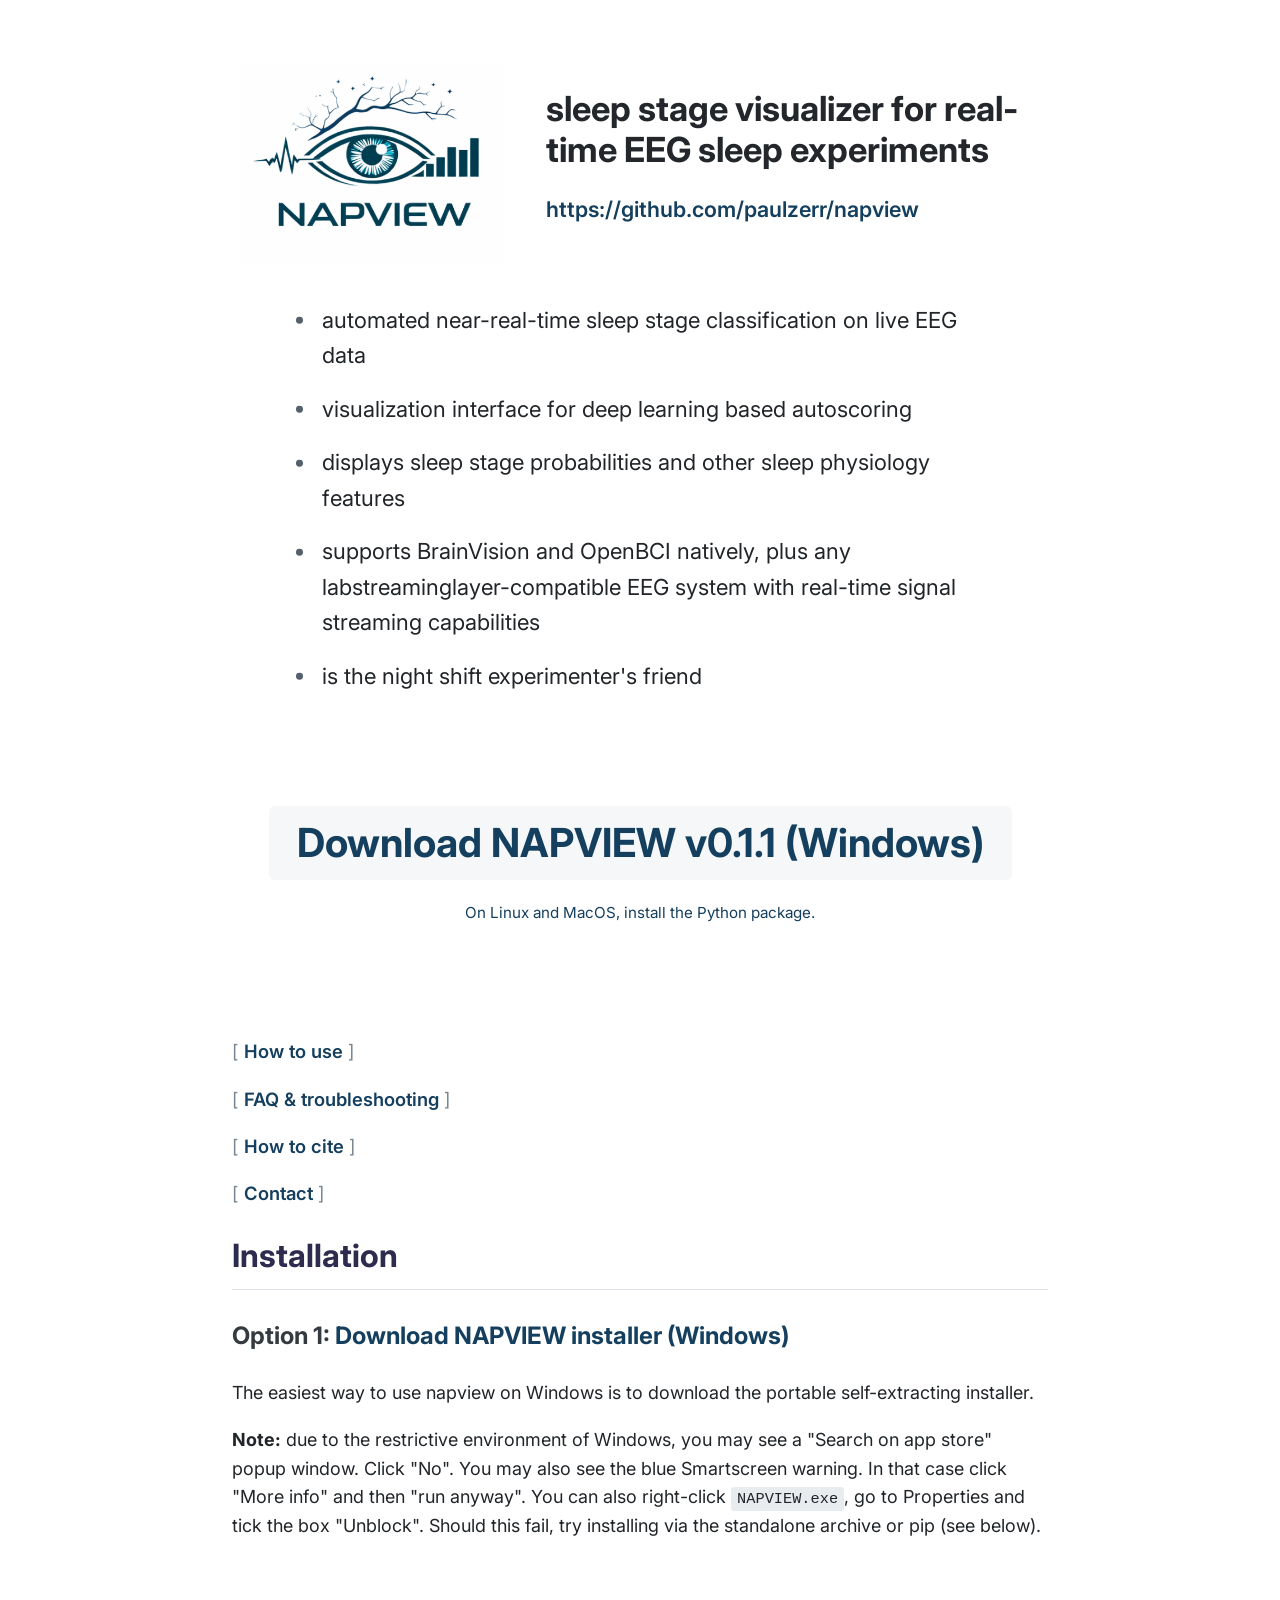
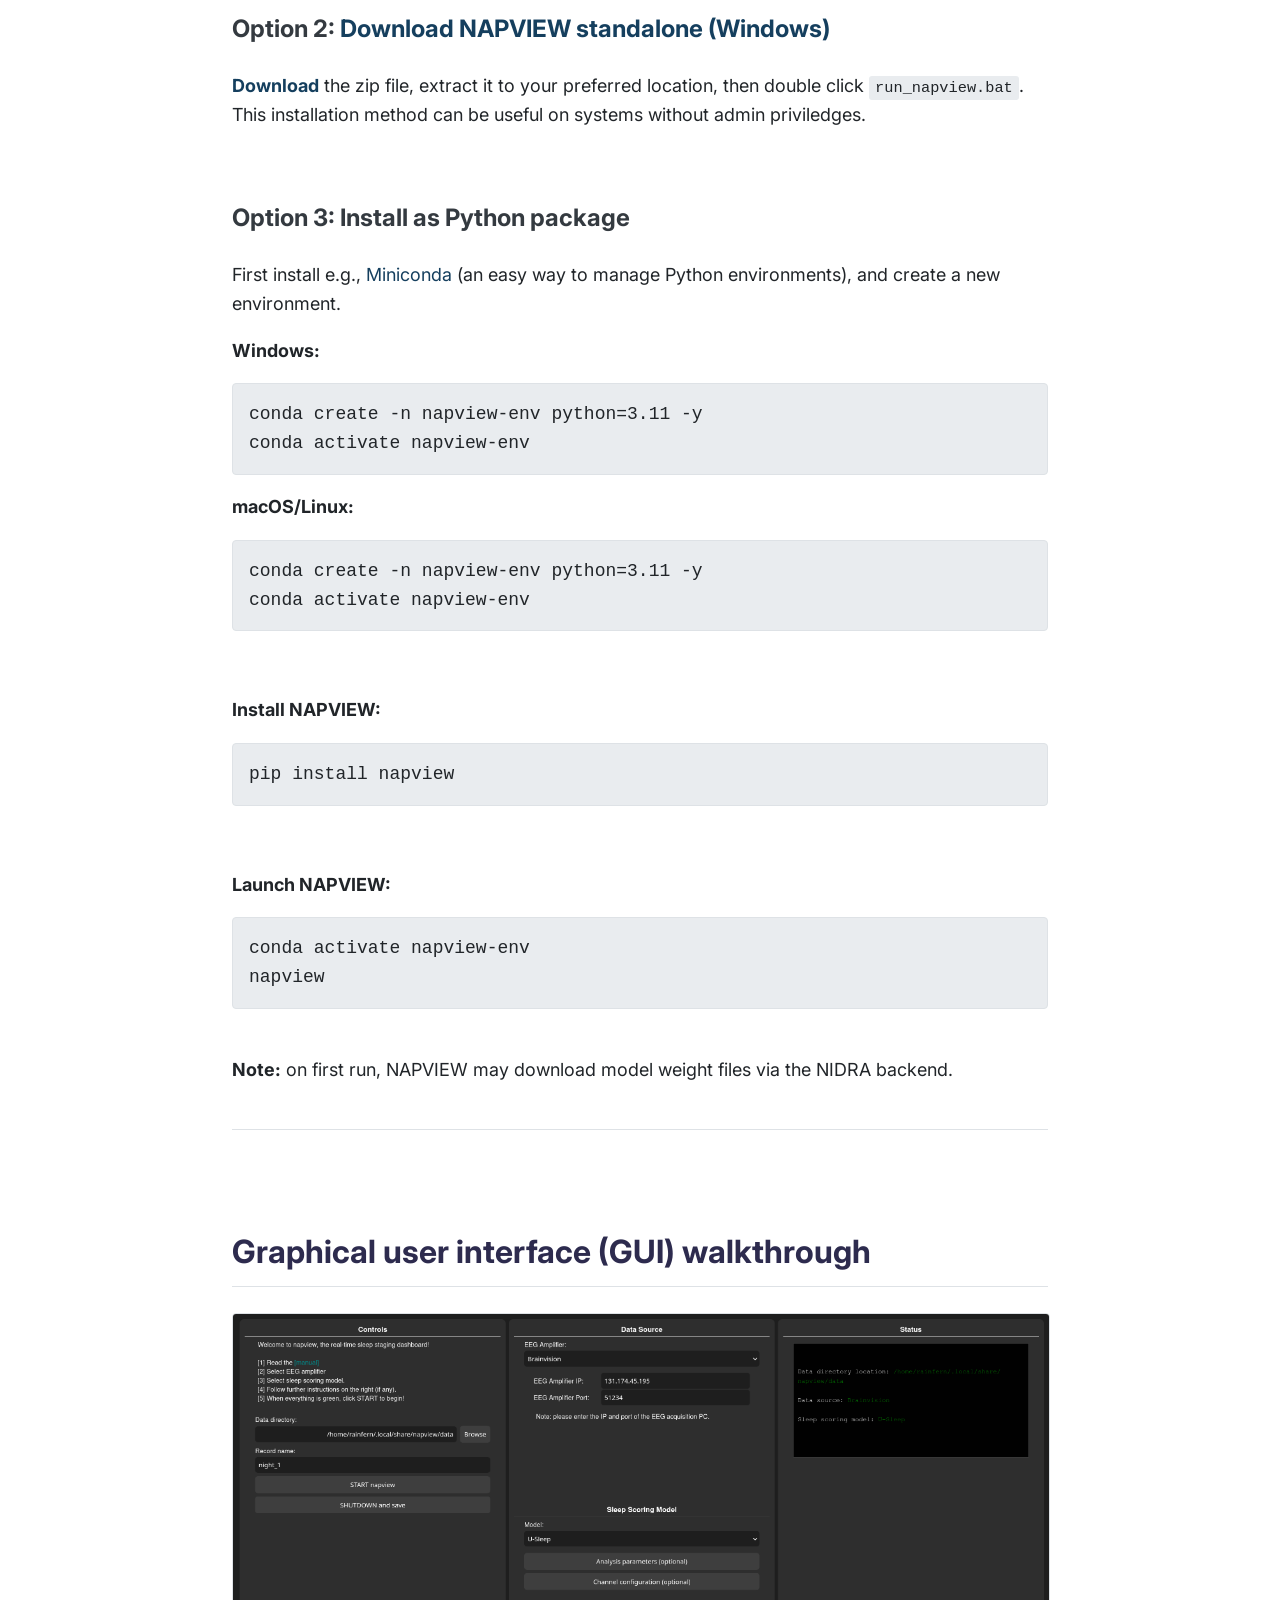
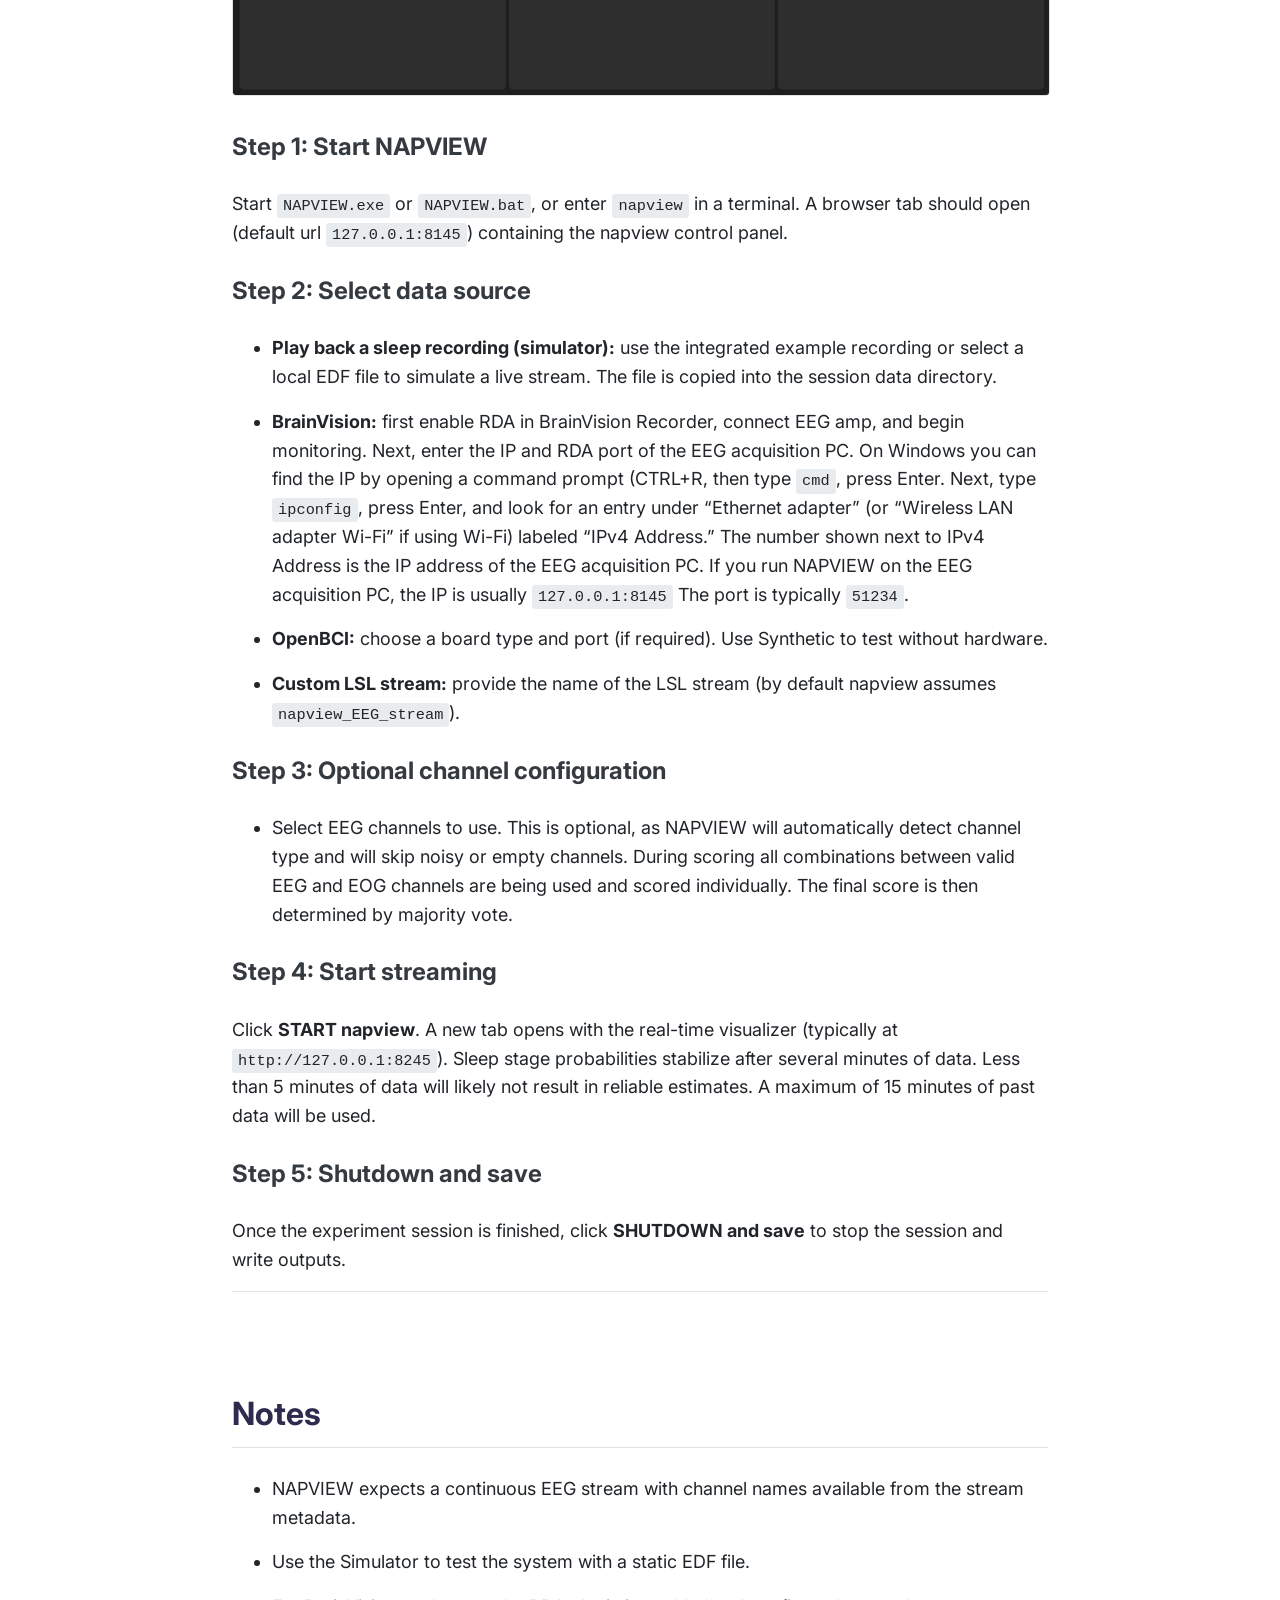
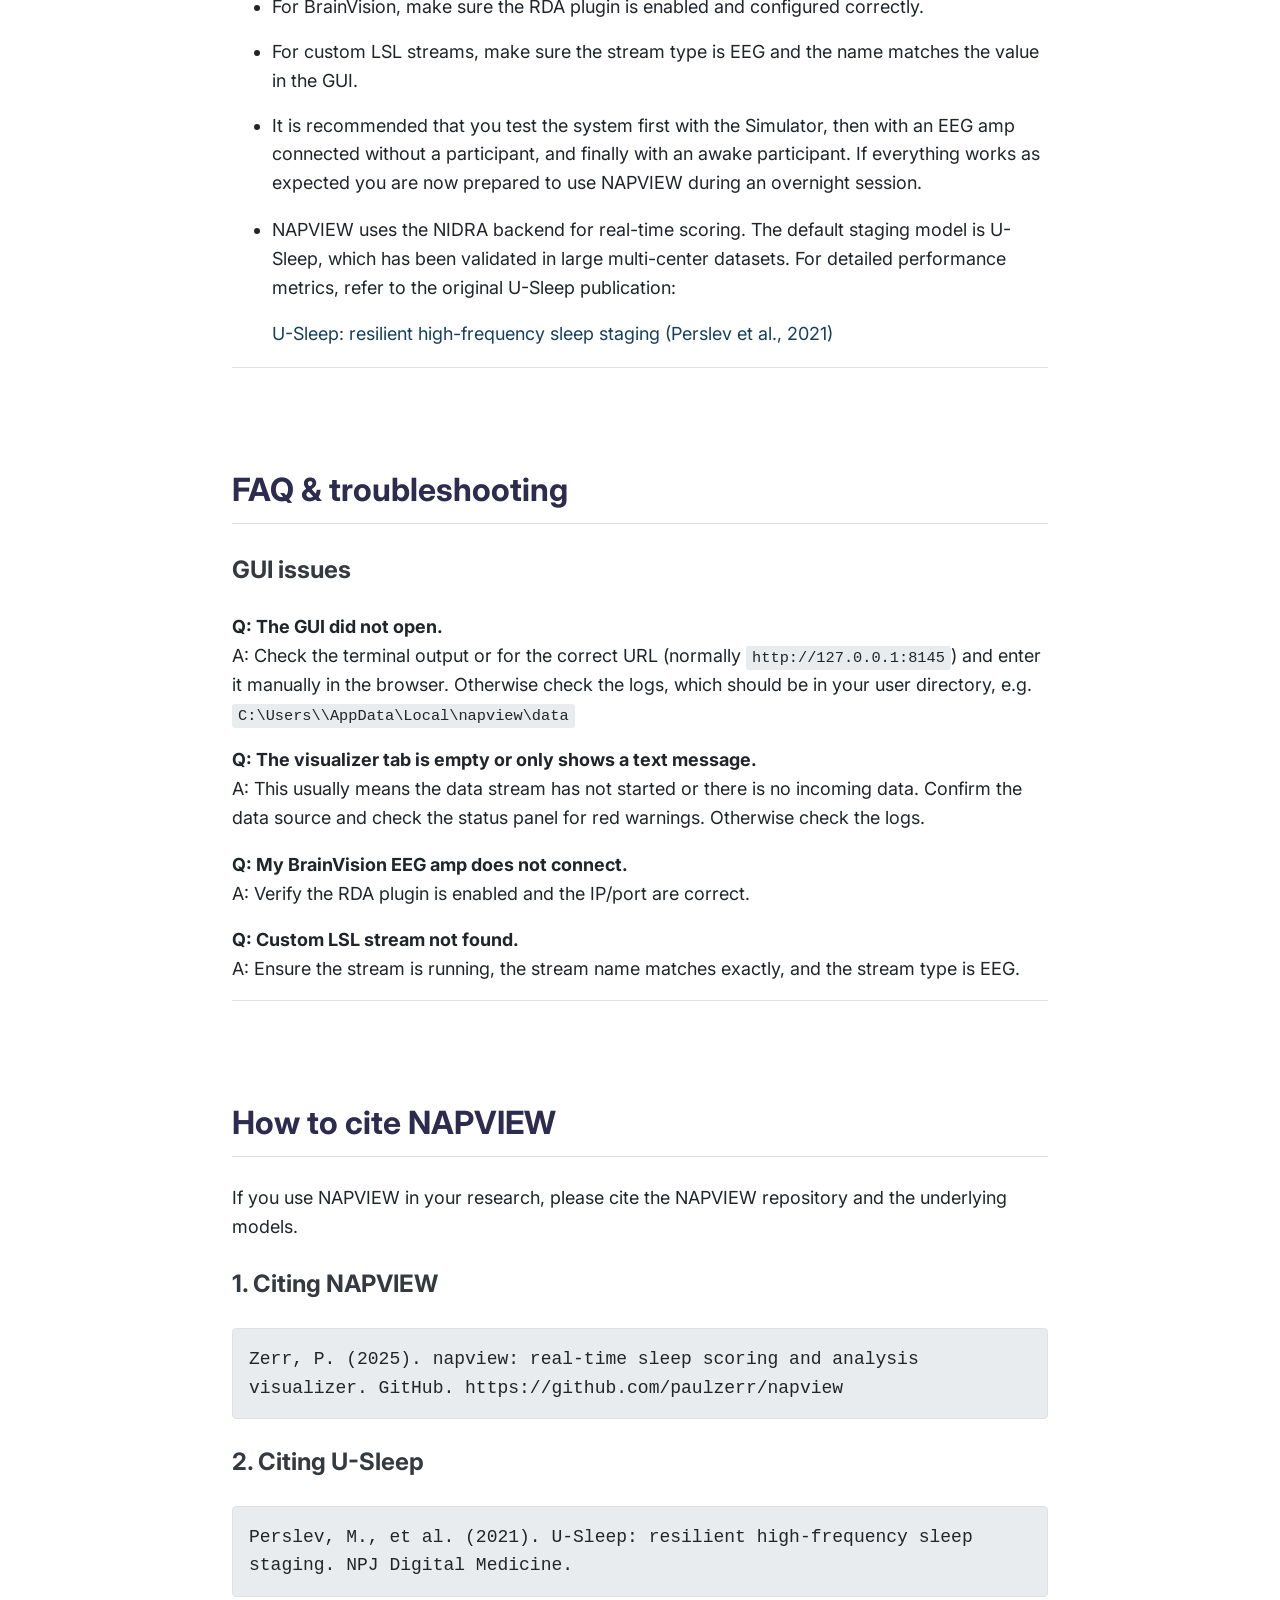
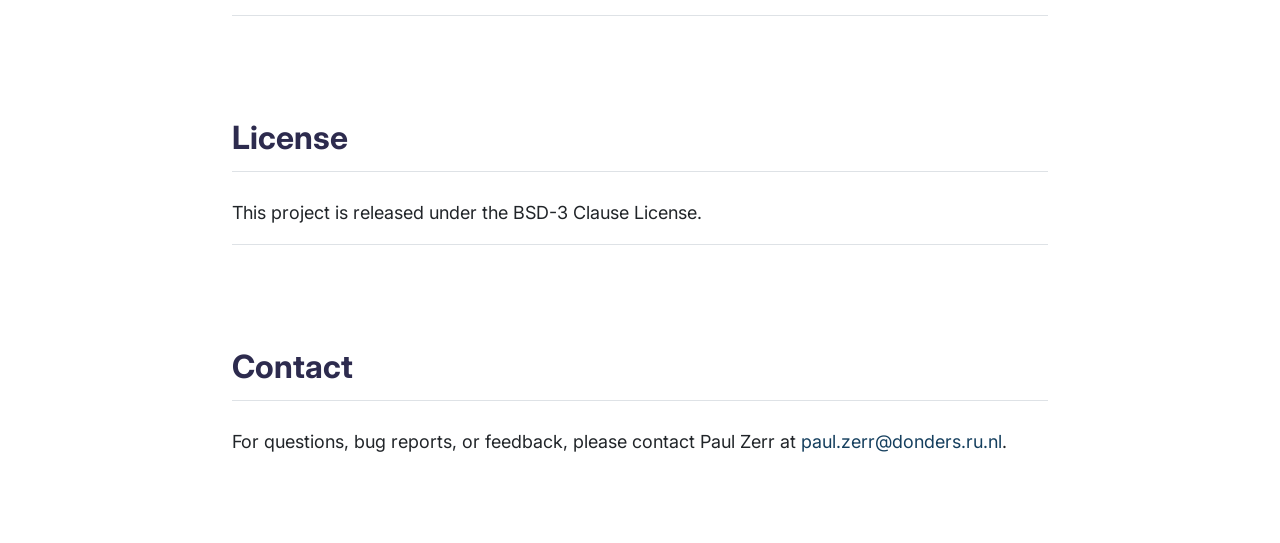
<file: index.html>
<!DOCTYPE html>
<html lang="en">
<head>
    <meta charset="UTF-8">
    <meta name="viewport" content="width=device-width, initial-scale=1.0">
    <title>NAPVIEW manual</title>
    <link rel="stylesheet" href="style.css">
    <link rel="preconnect" href="https://fonts.googleapis.com">
    <link rel="preconnect" href="https://fonts.gstatic.com" crossorigin>
    <link href="https://fonts.googleapis.com/css2?family=Inter:wght@400;600&display=swap" rel="stylesheet">
</head>
<body>
    <main class="content">
        <section id="introduction" class="intro-hero">
            <div class="intro-container">
                <div class="intro-logo">
                    <img src="logo.png" alt="NAPVIEW Logo" class="logo">
                </div>
                <div class="intro-lead">
                    <h1>sleep stage visualizer for real-time EEG sleep experiments</h1>
                    <a href="https://github.com/paulzerr/napview" class="intro-link">https://github.com/paulzerr/napview</a>
                </div>
                <div class="intro-copy">
                    <ul class="intro-points">
                        <li>automated near-real-time sleep stage classification on live EEG data</li>
                        <li>visualization interface for deep learning based autoscoring</li>
                        <li>displays sleep stage probabilities and other sleep physiology features</li>
                        <li>supports BrainVision and OpenBCI natively, plus any labstreaminglayer-compatible EEG system with real-time signal streaming capabilities</li>
                        <li>is the night shift experimenter's friend</li>
                    </ul>

                    <div class="hero-cta-row">
                        <div class="hero-download">
                            <p class="download-cta"><strong><a href="https://github.com/paulzerr/napview/releases/latest/download/NAPVIEW_installer.exe">Download NAPVIEW v0.1.1 (Windows)</a></strong></p>
                            <p class="download-note"><a href="#install-with-pip">On Linux and MacOS, install the Python package.</a></p>
                        </div>
                    </div>
                </div>
            </div>
        </section>

        <section id="installation">
            <nav class="section-jump-nav section-jump-nav--installation" aria-label="Page sections">
                <ul>
                    <li><a href="#gui-walkthrough">How to use</a></li>
                    <li><a href="#faq">FAQ & troubleshooting</a></li>
                    <li><a href="#how-to-cite">How to cite</a></li>
                    <li><a href="#contact">Contact</a></li>
                </ul>
            </nav>
            <h2>Installation</h2>
            <h3>Option 1: <a class="install-download-link" href="https://github.com/paulzerr/napview/releases/latest/download/NAPVIEW_installer.exe">Download NAPVIEW installer (Windows)</a></h3>
            <p>The easiest way to use napview on Windows is to download the portable self-extracting installer.</p>
            <p><strong>Note:</strong> due to the restrictive environment of Windows, you may see a "Search on app store" popup window. Click "No". You may also see the blue Smartscreen warning. In that case click "More info" and then "run anyway". You can also right-click <code>NAPVIEW.exe</code>, go to Properties and tick the box "Unblock". Should this fail, try installing via the standalone archive or pip (see below).</p>
            <br>
            <h3>Option 2: <a class="install-download-link" href="https://github.com/paulzerr/napview/releases/latest/download/NAPVIEW_standalone.zip">Download NAPVIEW standalone (Windows)</a></h3>
            <p><a class="install-download-link" href="https://github.com/paulzerr/napview/releases/latest/download/NAPVIEW_standalone.zip">Download</a> the zip file, extract it to your preferred location, then double click <code>run_napview.bat</code>. This installation method can be useful on systems without admin priviledges.</p>
            <br>

            <h3 id="install-with-pip">Option 3: Install as Python package</h3>
            <p>First install e.g., <a href="https://www.anaconda.com/download/success">Miniconda</a> (an easy way to manage Python environments),
            and create a new environment.
            
            </p>
            
            <p><strong>Windows:</strong></p>
            <pre><code>conda create -n napview-env python=3.11 -y
conda activate napview-env</code></pre>
            <p><strong>macOS/Linux:</strong></p>
            <pre><code>conda create -n napview-env python=3.11 -y
conda activate napview-env</code></pre><br>
            <p><strong>Install NAPVIEW:</strong></p>
            <pre><code>pip install napview</code></pre>

            <br>
            <p><strong>Launch NAPVIEW:</strong></p>
            <pre><code>conda activate napview-env<br>napview</code></pre>
            <p><strong><br>Note:</strong> on first run, NAPVIEW may download model weight files via the NIDRA backend.</p>
            <br>



        </section>

        <section id="gui-walkthrough">
            <h2>Graphical user interface (GUI) walkthrough</h2>
            <img src="gui.png" alt="NAPVIEW graphical user interface" class="section-screenshot">

            <h3>Step 1: Start NAPVIEW</h3>
            <p>Start <code>NAPVIEW.exe</code> or <code>NAPVIEW.bat</code>, or enter <code>napview</code> in a terminal. A browser tab should open (default url <code>127.0.0.1:8145</code>) containing the napview control panel.</p>

            <h3>Step 2: Select data source</h3>
            <ul>
                <li><strong>Play back a sleep recording (simulator):</strong> use the integrated example recording or select a local EDF file to simulate a live stream. The file is copied into the session data directory.</li>
                <li><strong>BrainVision:</strong> first enable RDA in BrainVision Recorder, connect EEG amp, and begin monitoring. Next, enter the IP and RDA port of the EEG acquisition PC. On Windows you can find the IP by opening a command prompt (CTRL+R, then type <code>cmd</code>, press Enter. Next, type <code>ipconfig</code>, press Enter, and look for an entry under “Ethernet adapter” (or “Wireless LAN adapter Wi-Fi” if using Wi-Fi) labeled “IPv4 Address.” The number shown next to IPv4 Address is the IP address of the EEG acquisition PC. If you run NAPVIEW on the EEG acquisition PC, the IP is usually <code>127.0.0.1:8145</code> The port is typically <code>51234</code>.</li>
                <li><strong>OpenBCI:</strong> choose a board type and port (if required). Use Synthetic to test without hardware.</li>
                <li><strong>Custom LSL stream:</strong> provide the name of the LSL stream (by default napview assumes <code>napview_EEG_stream</code>).</li>

            </ul>

            <h3>Step 3: Optional channel configuration</h3>
            <ul>
                <li>Select EEG channels to use. This is optional, as NAPVIEW will automatically detect channel type and will skip noisy or empty channels. During scoring all combinations between valid EEG and EOG channels are being used and scored individually. The final score is then determined by majority vote.</li>
            </ul>

            <h3>Step 4: Start streaming</h3>
            <p>Click <strong>START napview</strong>. A new tab opens with the real-time visualizer (typically at <code>http://127.0.0.1:8245</code>). Sleep stage probabilities stabilize after several minutes of data. Less than 5 minutes of data will likely not result in reliable estimates. A maximum of 15 minutes of past data will be used.</p>

            <h3>Step 5: Shutdown and save</h3>
            <p>Once the experiment session is finished, click <strong>SHUTDOWN and save</strong> to stop the session and write outputs.</p>
        </section>

        <section id="preparing-data">
            <h2>Notes</h2>
            <ul>
                <li>NAPVIEW expects a continuous EEG stream with channel names available from the stream metadata.</li>
                <li>Use the Simulator to test the system with a static EDF file.</li>
                <li>For BrainVision, make sure the RDA plugin is enabled and configured correctly.</li>
                <li>For custom LSL streams, make sure the stream type is EEG and the name matches the value in the GUI.</li>
                <li>It is recommended that you test the system first with the Simulator, then with an EEG amp connected without a participant, and finally with an awake participant. If everything works as expected you are now prepared to use NAPVIEW during an overnight session.</li>
<li>
            <p>NAPVIEW uses the NIDRA backend for real-time scoring. The default staging model is U-Sleep, which has been validated in large multi-center datasets. For detailed performance metrics, refer to the original U-Sleep publication:</p>
            <p><a href="https://www.nature.com/articles/s41746-021-00440-5">U-Sleep: resilient high-frequency sleep staging (Perslev et al., 2021)</a></p>
</li>
            </ul>
        </section>



        <section id="faq">
            <h2>FAQ & troubleshooting</h2>
            <h3>GUI issues</h3>
            <p><strong>Q: The GUI did not open.</strong><br>
            A: Check the terminal output or for the correct URL (normally <code>http://127.0.0.1:8145</code>) and enter it manually in the browser. Otherwise check the logs, which should be in your user directory, e.g. <code>C:\Users\<your-username>\AppData\Local\napview\data</code> </p>
            <p><strong>Q: The visualizer tab is empty or only shows a text message.</strong><br>
            A: This usually means the data stream has not started or there is no incoming data. Confirm the data source and check the status panel for red warnings. Otherwise check the logs.</p>

            <p><strong>Q: My BrainVision EEG amp does not connect.</strong><br>
            A: Verify the RDA plugin is enabled and the IP/port are correct.</p>
            <p><strong>Q: Custom LSL stream not found.</strong><br>
            A: Ensure the stream is running, the stream name matches exactly, and the stream type is EEG.</p>

        </section>

        <section id="how-to-cite">
            <h2>How to cite NAPVIEW</h2>
            <p>If you use NAPVIEW in your research, please cite the NAPVIEW repository and the underlying models.</p>
            <h3>1. Citing NAPVIEW</h3>
            <pre>
Zerr, P. (2025). napview: real-time sleep scoring and analysis visualizer. GitHub. https://github.com/paulzerr/napview
</pre>
            <h3>2. Citing U-Sleep</h3>
            <pre>
Perslev, M., et al. (2021). U-Sleep: resilient high-frequency sleep staging. NPJ Digital Medicine.
</pre>
        </section>

        <section id="license">
            <h2>License</h2>
            <p>This project is released under the BSD-3 Clause License.</p>
        </section>

        <section id="contact">
            <h2>Contact</h2>
            <p>For questions, bug reports, or feedback, please contact Paul Zerr at <a href="mailto:paul.zerr@donders.ru.nl">paul.zerr@donders.ru.nl</a>.</p>
        </section>
    </main>
</body>
</html>
</file>
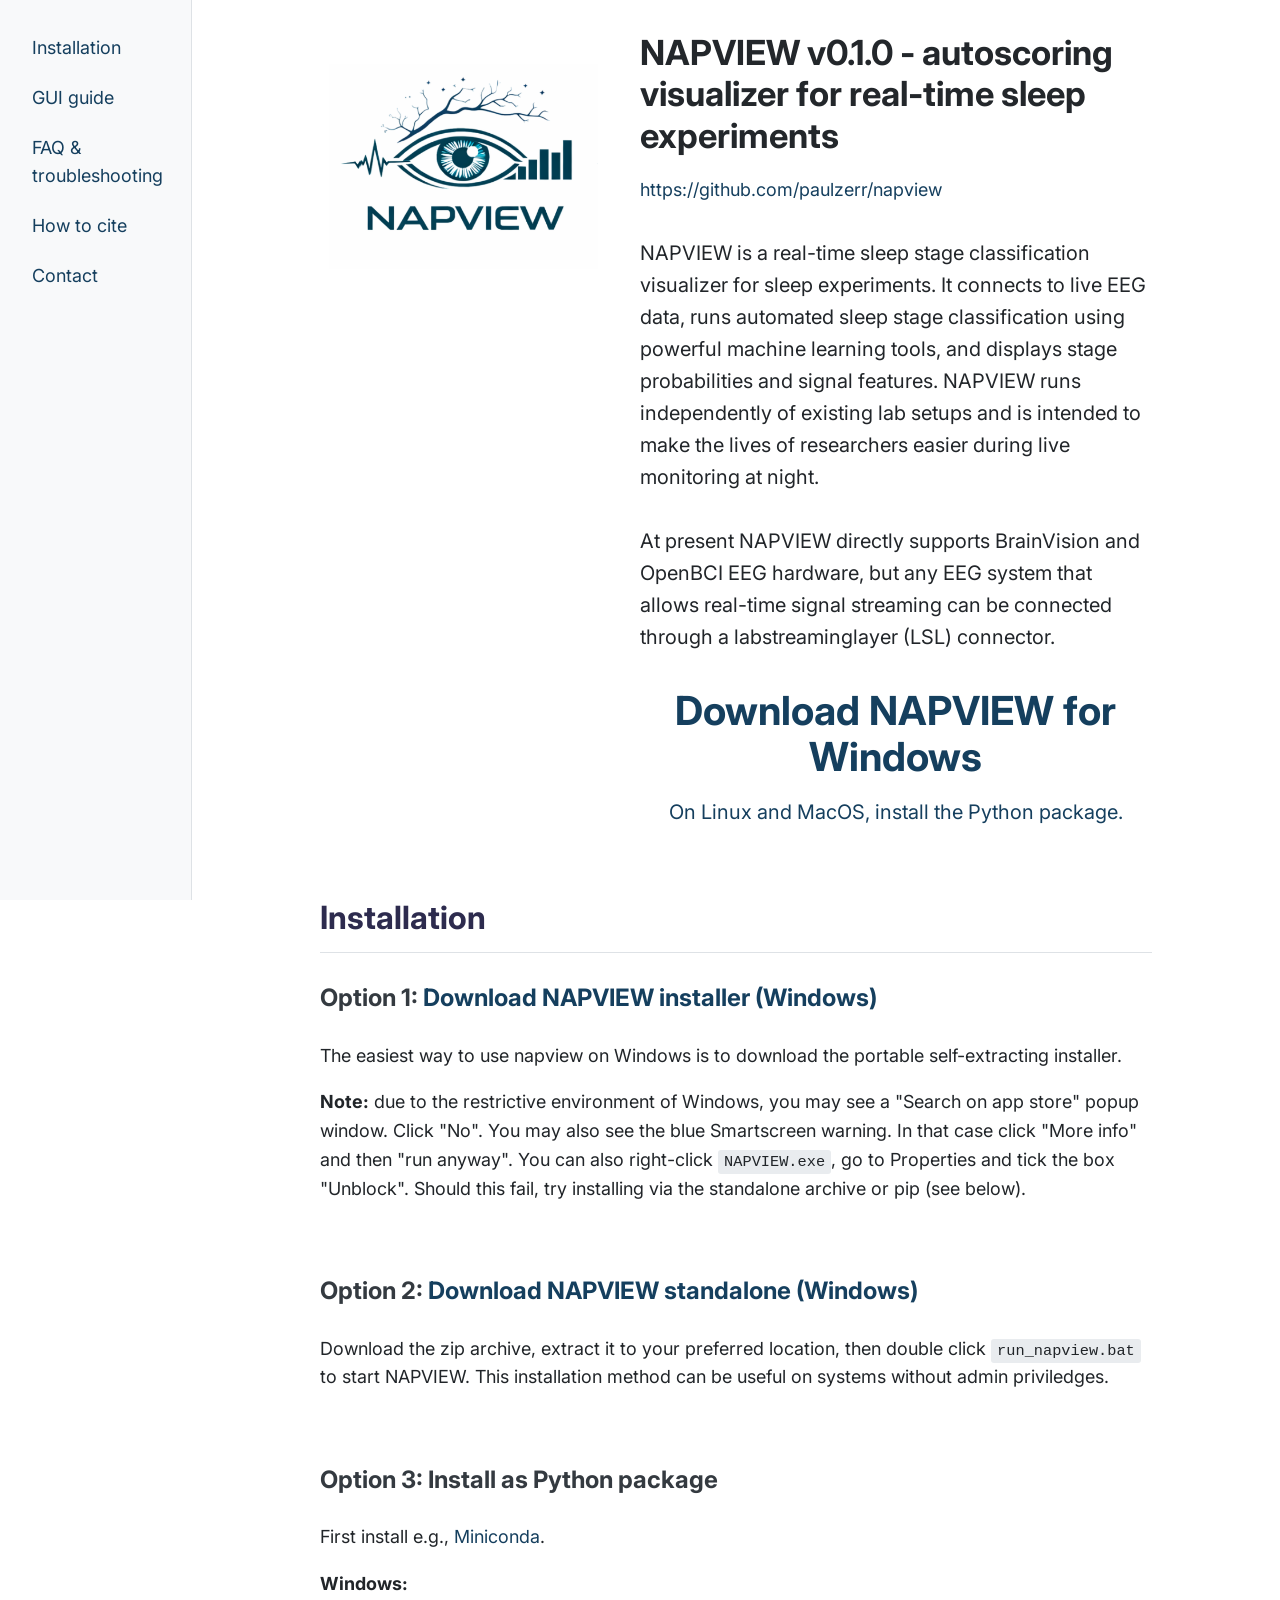
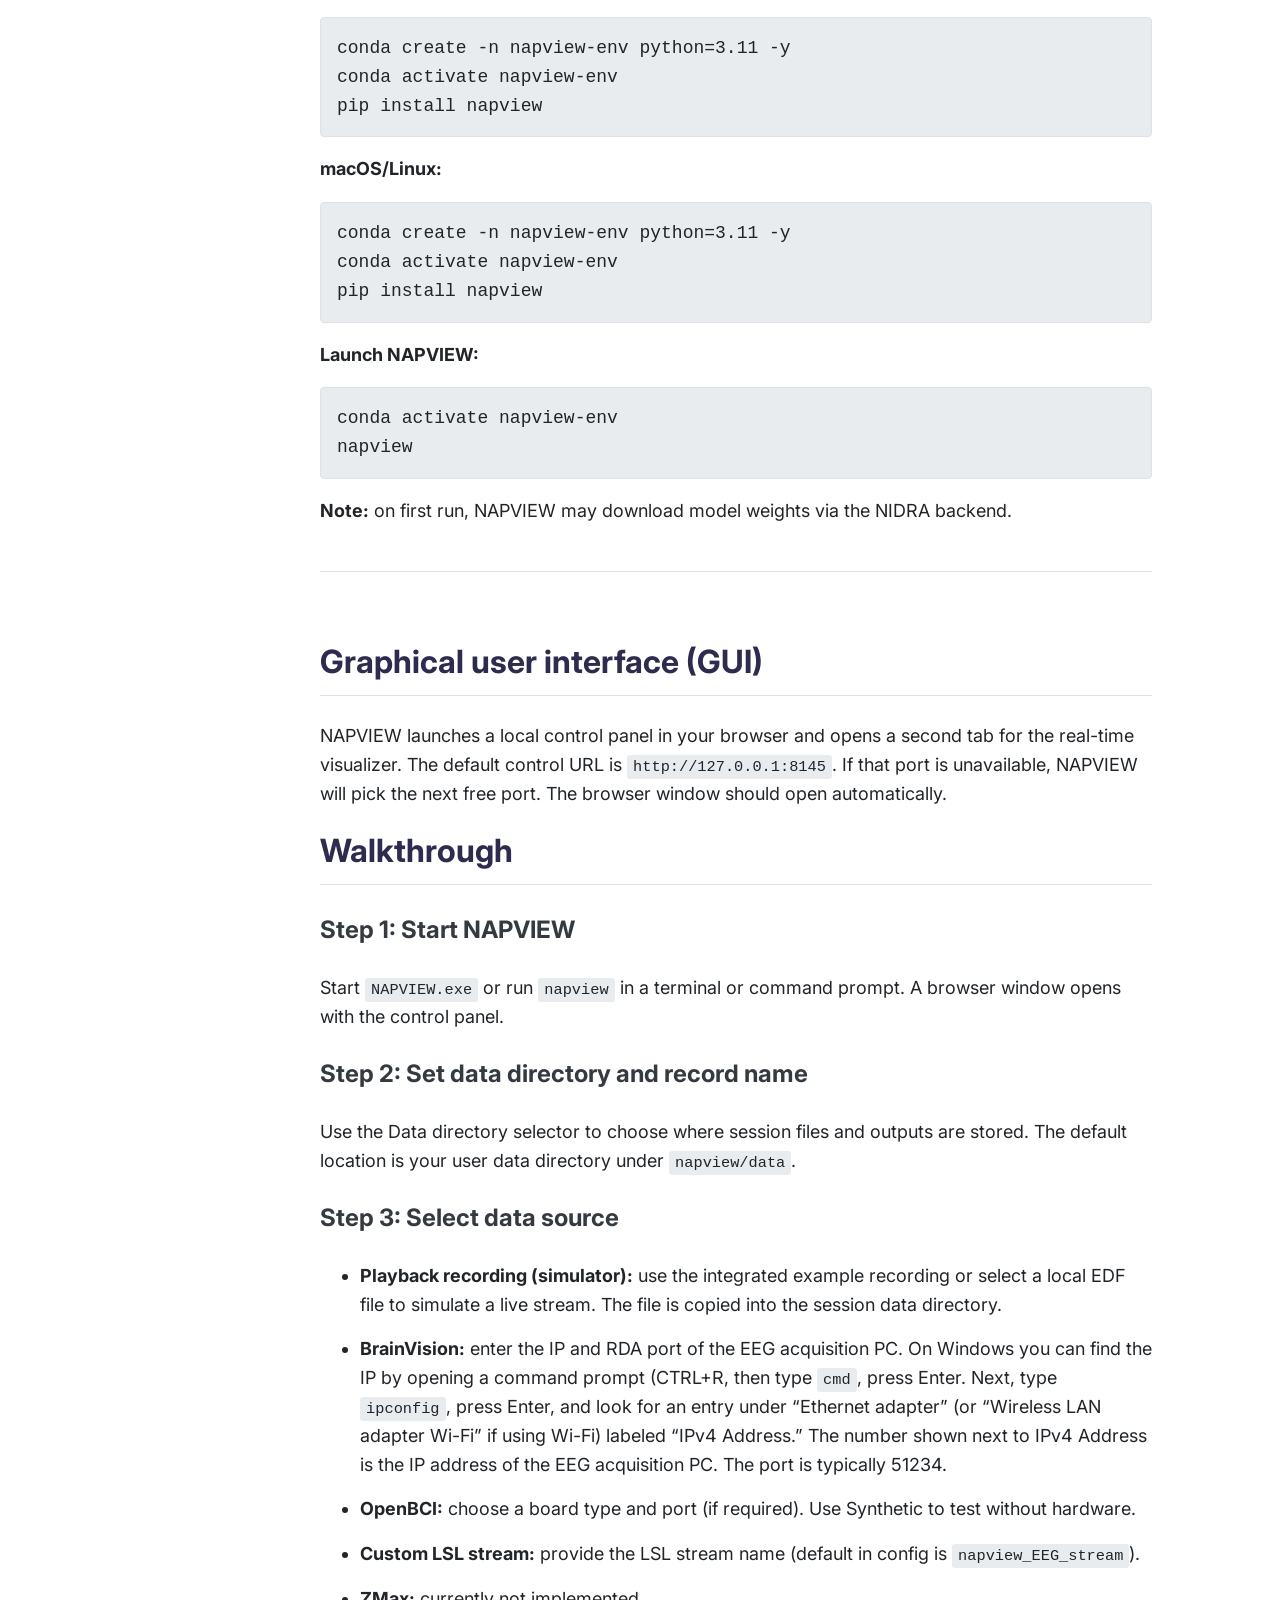
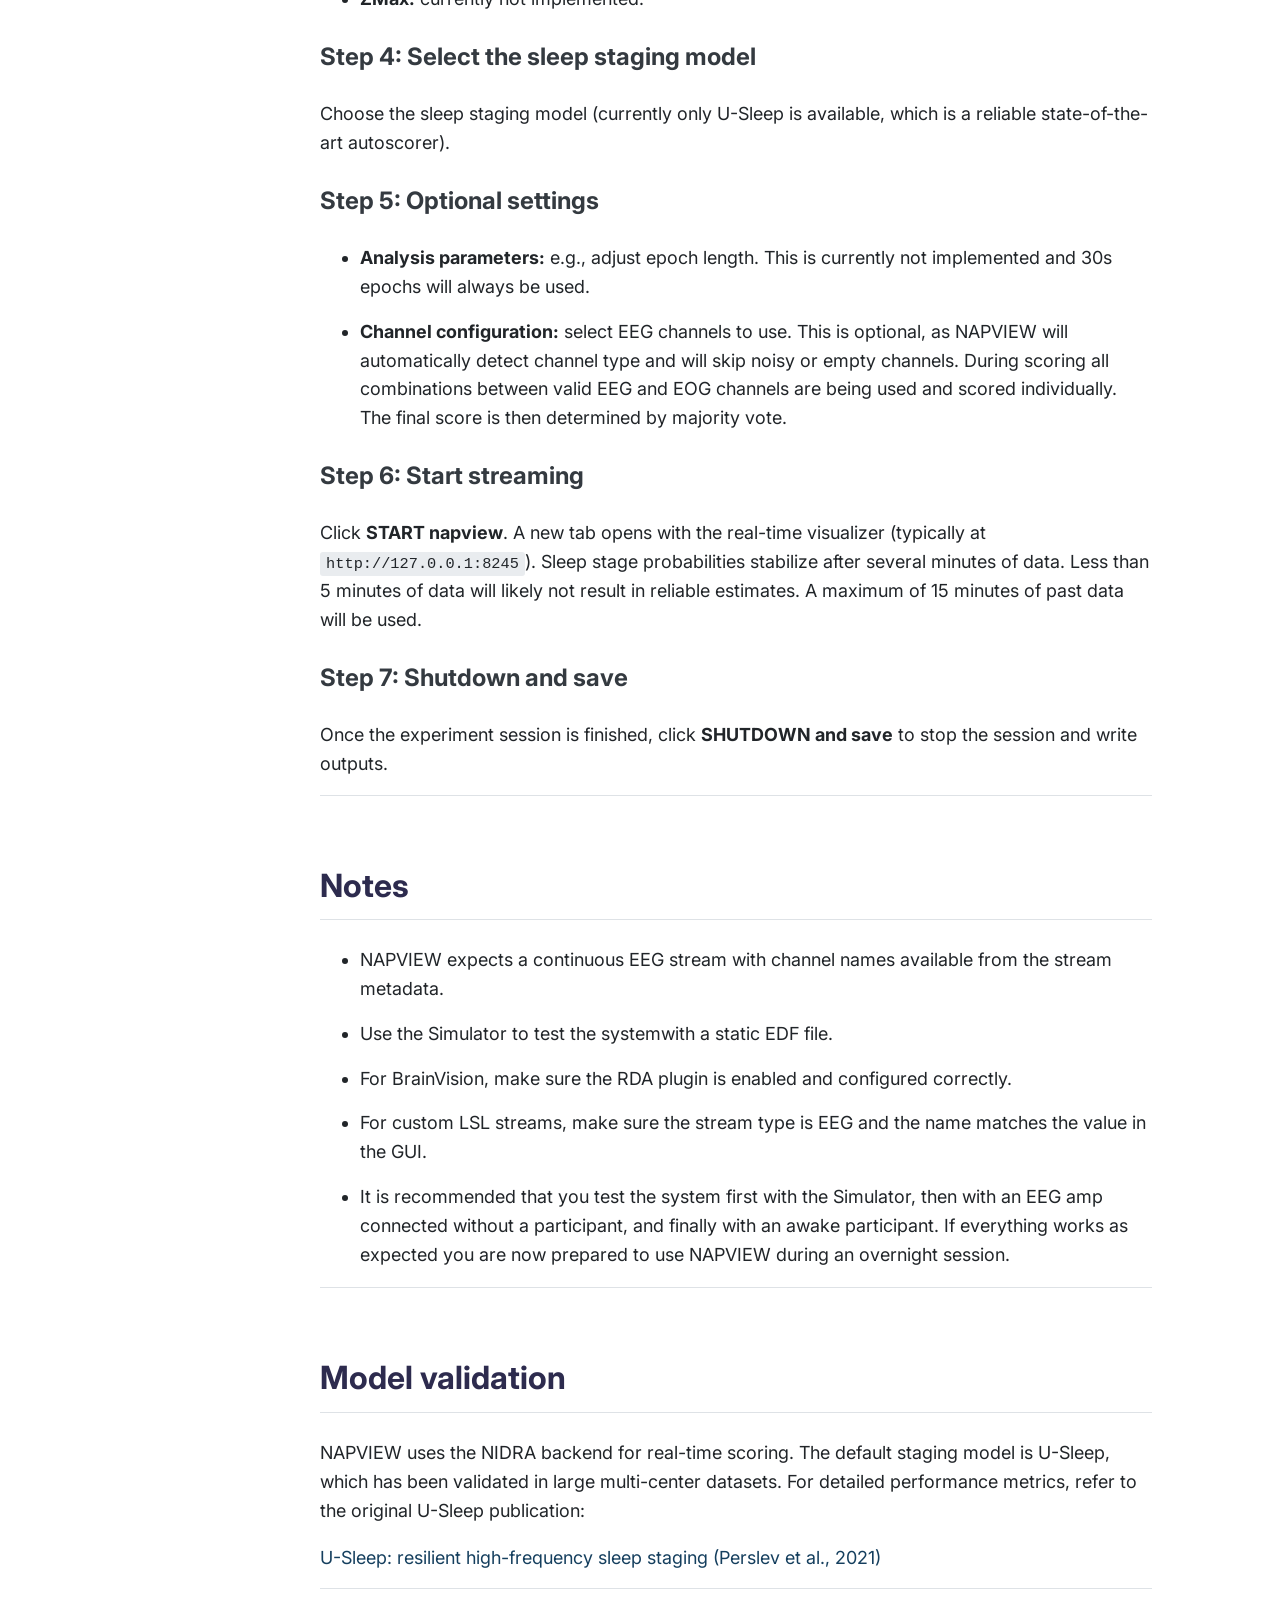
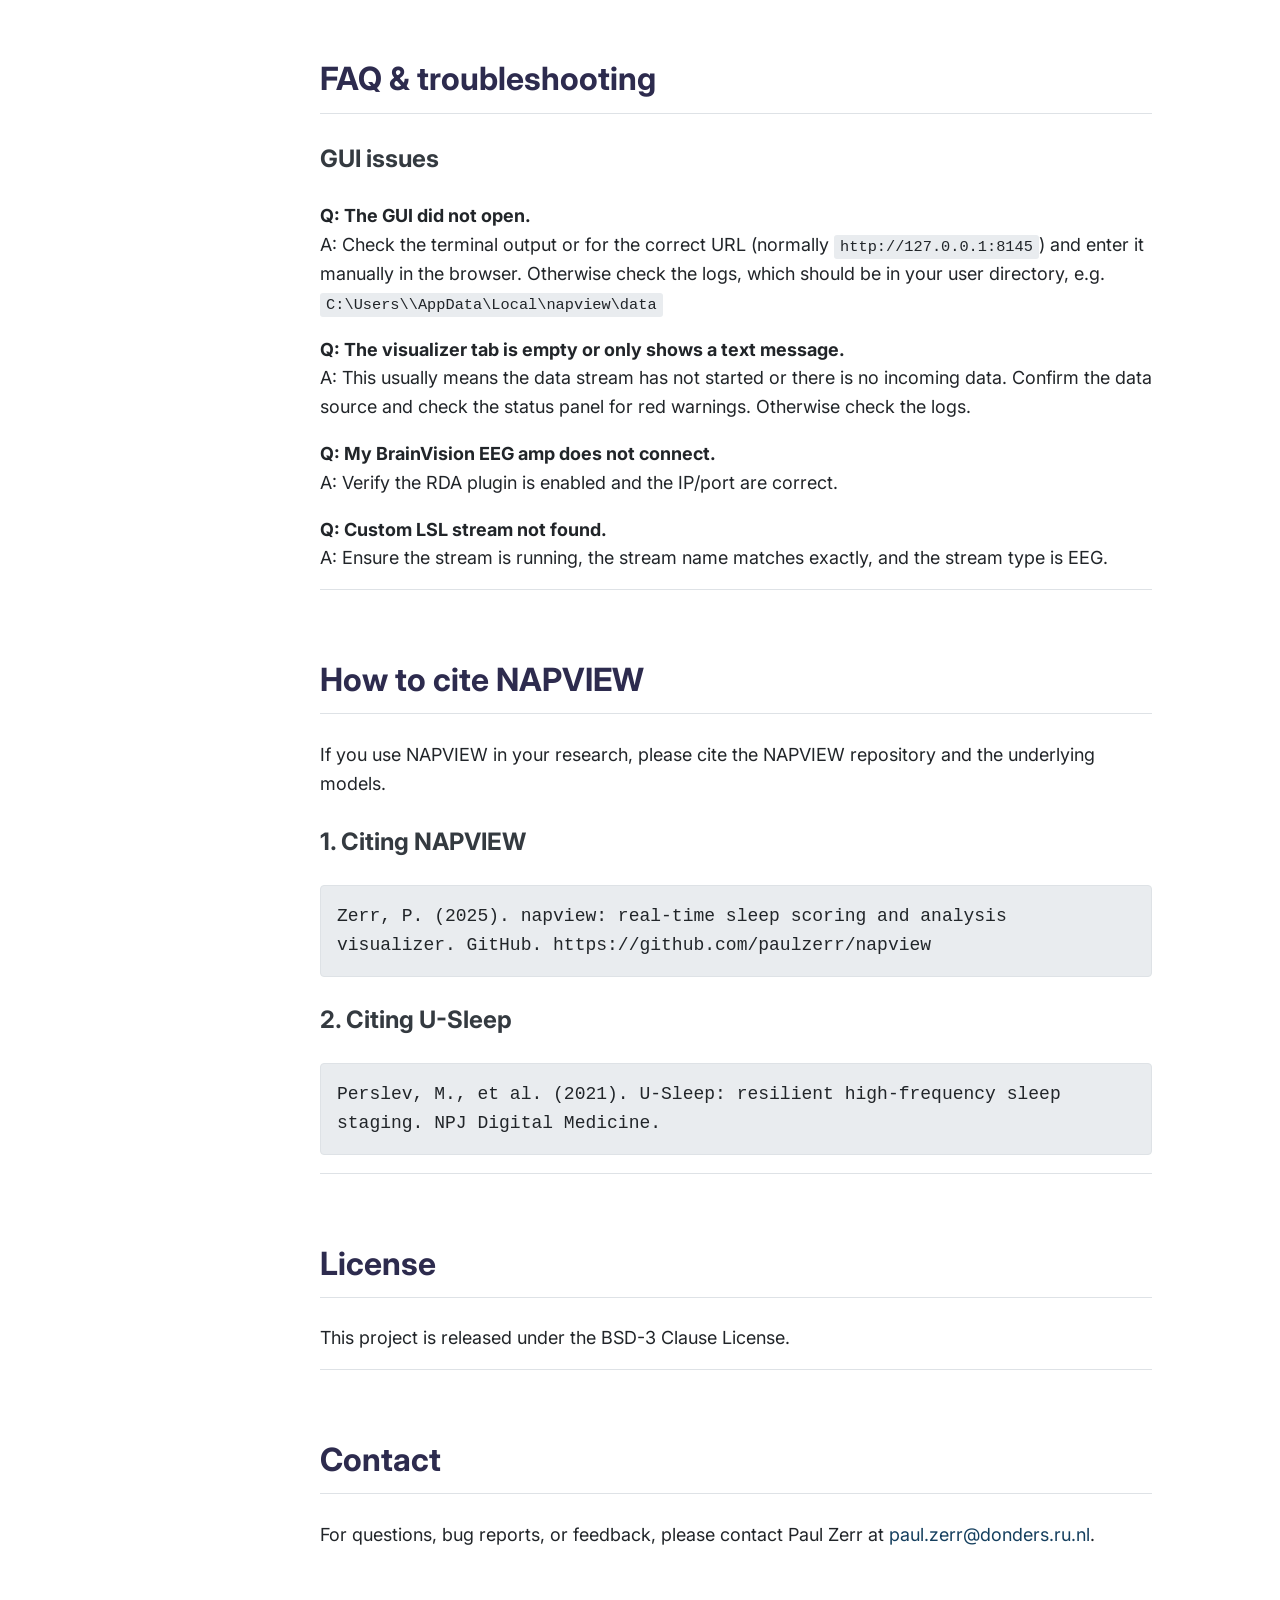
<file: docs/manual.html>
<!DOCTYPE html>
<html lang="en">
<head>
    <meta charset="UTF-8">
    <meta name="viewport" content="width=device-width, initial-scale=1.0">
    <title>NAPVIEW manual</title>
    <link rel="stylesheet" href="style.css">
    <link rel="preconnect" href="https://fonts.googleapis.com">
    <link rel="preconnect" href="https://fonts.gstatic.com" crossorigin>
    <link href="https://fonts.googleapis.com/css2?family=Inter:wght@400;600&display=swap" rel="stylesheet">
</head>
<body>
    <nav class="sidebar">
        <ul>
            <li><a href="#installation">Installation</a></li>
            <li><a href="#gui-walkthrough">GUI guide</a></li>
            <li><a href="#faq">FAQ & troubleshooting</a></li>
            <li><a href="#how-to-cite">How to cite</a></li>
            <li><a href="#contact">Contact</a></li>
        </ul>
    </nav>
    <main class="content">
        <section id="introduction" class="intro-hero">
            <div class="intro-container">
                <div class="intro-logo">
                    <img src="../napview/assets/logo.png" alt="NAPVIEW Logo" class="logo">
                </div>
                <div class="intro-copy">
                    <h1>NAPVIEW v0.1.0 - autoscoring visualizer for real-time sleep experiments</h1>
                    <a href="https://github.com/paulzerr/napview" class="intro-link">https://github.com/paulzerr/napview</a>
                    <p>NAPVIEW is a real-time sleep stage classification visualizer for sleep experiments. It connects to live EEG data, runs automated sleep stage classification using powerful machine learning tools, and displays stage probabilities and signal features. NAPVIEW runs independently of existing lab setups and is intended to make the lives of researchers easier during live monitoring at night.
                        <br><br>At present NAPVIEW directly supports BrainVision and OpenBCI EEG hardware, but any EEG system that allows real-time signal streaming can be connected through a labstreaminglayer (LSL) connector.</p>
                    <p class="download-cta"><strong><a href="https://github.com/paulzerr/napview/releases/latest/download/NAPVIEW_installer.exe">Download NAPVIEW for Windows</a></strong></p>
                    <p class="download-note"><a href="#install-with-pip">On Linux and MacOS, install the Python package.</a></p>
                </div>
            </div>
        </section>

        <section id="installation">
            <h2>Installation</h2>
            <h3>Option 1: <a class="install-download-link" href="https://github.com/paulzerr/napview/releases/latest/download/NAPVIEW_installer.exe">Download NAPVIEW installer (Windows)</a></h3>
            <p>The easiest way to use napview on Windows is to download the portable self-extracting installer.</p>
            <p><strong>Note:</strong> due to the restrictive environment of Windows, you may see a "Search on app store" popup window. Click "No". You may also see the blue Smartscreen warning. In that case click "More info" and then "run anyway". You can also right-click <code>NAPVIEW.exe</code>, go to Properties and tick the box "Unblock". Should this fail, try installing via the standalone archive or pip (see below).</p>
            <br>
            <h3>Option 2: <a class="install-download-link" href="https://github.com/paulzerr/napview/releases/latest/download/NAPVIEW_installer.zip">Download NAPVIEW standalone (Windows)</a></h3>
            <p>Download the zip archive, extract it to your preferred location, then double click <code>run_napview.bat</code> to start NAPVIEW. This installation method can be useful on systems without admin priviledges.</p>
            <br>

            <h3 id="install-with-pip">Option 3: Install as Python package</h3>
            <p>First install e.g., <a href="https://www.anaconda.com/download/success">Miniconda</a>.</p>
            <p><strong>Windows:</strong></p>
            <pre><code>conda create -n napview-env python=3.11 -y
conda activate napview-env
pip install napview</code></pre>
            <p><strong>macOS/Linux:</strong></p>
            <pre><code>conda create -n napview-env python=3.11 -y
conda activate napview-env
pip install napview</code></pre>
            <p><strong>Launch NAPVIEW:</strong></p>
            <pre><code>conda activate napview-env<br>napview</code></pre>
            <p><strong>Note:</strong> on first run, NAPVIEW may download model weights via the NIDRA backend.</p>
            <br>

        </section>

        <section id="gui-walkthrough">
            <h2>Graphical user interface (GUI)</h2>
            <p>NAPVIEW launches a local control panel in your browser and opens a second tab for the real-time visualizer. The default control URL is <code>http://127.0.0.1:8145</code>. If that port is unavailable, NAPVIEW will pick the next free port. The browser window should open automatically.</p>

            <h2>Walkthrough</h2>
            <h3>Step 1: Start NAPVIEW</h3>
            <p>Start <code>NAPVIEW.exe</code> or run <code>napview</code> in a terminal or command prompt. A browser window opens with the control panel.</p>

            <h3>Step 2: Set data directory and record name</h3>
            <p>Use the Data directory selector to choose where session files and outputs are stored. The default location is your user data directory under <code>napview/data</code>.</p>

            <h3>Step 3: Select data source</h3>
            <ul>
                <li><strong>Playback recording (simulator):</strong> use the integrated example recording or select a local EDF file to simulate a live stream. The file is copied into the session data directory.</li>
                <li><strong>BrainVision:</strong> enter the IP and RDA port of the EEG acquisition PC. On Windows you can find the IP by opening a command prompt (CTRL+R, then type <code>cmd</code>, press Enter. Next, type <code>ipconfig</code>, press Enter, and look for an entry under “Ethernet adapter” (or “Wireless LAN adapter Wi-Fi” if using Wi-Fi) labeled “IPv4 Address.” The number shown next to IPv4 Address is the IP address of the EEG acquisition PC. The port is typically 51234.</li>
                <li><strong>OpenBCI:</strong> choose a board type and port (if required). Use Synthetic to test without hardware.</li>
                <li><strong>Custom LSL stream:</strong> provide the LSL stream name (default in config is <code>napview_EEG_stream</code>).</li>
                <li><strong>ZMax:</strong> currently not implemented.</li>
            </ul>

            <h3>Step 4: Select the sleep staging model</h3>
            <p>Choose the sleep staging model (currently only U-Sleep is available, which is a reliable state-of-the-art autoscorer).</p>

            <h3>Step 5: Optional settings</h3>
            <ul>
                <li><strong>Analysis parameters:</strong> e.g., adjust epoch length. This is currently not implemented and 30s epochs will always be used.</li>
                <li><strong>Channel configuration:</strong> select EEG channels to use. This is optional, as NAPVIEW will automatically detect channel type and will skip noisy or empty channels. During scoring all combinations between valid EEG and EOG channels are being used and scored individually. The final score is then determined by majority vote.</li>
            </ul>

            <h3>Step 6: Start streaming</h3>
            <p>Click <strong>START napview</strong>. A new tab opens with the real-time visualizer (typically at <code>http://127.0.0.1:8245</code>). Sleep stage probabilities stabilize after several minutes of data. Less than 5 minutes of data will likely not result in reliable estimates. A maximum of 15 minutes of past data will be used.</p>

            <h3>Step 7: Shutdown and save</h3>
            <p>Once the experiment session is finished, click <strong>SHUTDOWN and save</strong> to stop the session and write outputs.</p>
        </section>

        <section id="preparing-data">
            <h2>Notes</h2>
            <ul>
                <li>NAPVIEW expects a continuous EEG stream with channel names available from the stream metadata.</li>
                <li>Use the Simulator to test the systemwith a static EDF file.</li>
                <li>For BrainVision, make sure the RDA plugin is enabled and configured correctly.</li>
                <li>For custom LSL streams, make sure the stream type is EEG and the name matches the value in the GUI.</li>
                <li>It is recommended that you test the system first with the Simulator, then with an EEG amp connected without a participant, and finally with an awake participant. If everything works as expected you are now prepared to use NAPVIEW during an overnight session.</li>

            </ul>
        </section>

        <section id="model-performance">
            <h2>Model validation</h2>
            <p>NAPVIEW uses the NIDRA backend for real-time scoring. The default staging model is U-Sleep, which has been validated in large multi-center datasets. For detailed performance metrics, refer to the original U-Sleep publication:</p>
            <p><a href="https://www.nature.com/articles/s41746-021-00440-5">U-Sleep: resilient high-frequency sleep staging (Perslev et al., 2021)</a></p>
        </section>


        <section id="faq">
            <h2>FAQ & troubleshooting</h2>
            <h3>GUI issues</h3>
            <p><strong>Q: The GUI did not open.</strong><br>
            A: Check the terminal output or for the correct URL (normally <code>http://127.0.0.1:8145</code>) and enter it manually in the browser. Otherwise check the logs, which should be in your user directory, e.g. <code>C:\Users\<your-username>\AppData\Local\napview\data</code> </p>
            <p><strong>Q: The visualizer tab is empty or only shows a text message.</strong><br>
            A: This usually means the data stream has not started or there is no incoming data. Confirm the data source and check the status panel for red warnings. Otherwise check the logs.</p>

            <p><strong>Q: My BrainVision EEG amp does not connect.</strong><br>
            A: Verify the RDA plugin is enabled and the IP/port are correct.</p>
            <p><strong>Q: Custom LSL stream not found.</strong><br>
            A: Ensure the stream is running, the stream name matches exactly, and the stream type is EEG.</p>

        </section>

        <section id="how-to-cite">
            <h2>How to cite NAPVIEW</h2>
            <p>If you use NAPVIEW in your research, please cite the NAPVIEW repository and the underlying models.</p>
            <h3>1. Citing NAPVIEW</h3>
            <pre>
Zerr, P. (2025). napview: real-time sleep scoring and analysis visualizer. GitHub. https://github.com/paulzerr/napview
</pre>
            <h3>2. Citing U-Sleep</h3>
            <pre>
Perslev, M., et al. (2021). U-Sleep: resilient high-frequency sleep staging. NPJ Digital Medicine.
</pre>
        </section>

        <section id="license">
            <h2>License</h2>
            <p>This project is released under the BSD-3 Clause License.</p>
        </section>

        <section id="contact">
            <h2>Contact</h2>
            <p>For questions, bug reports, or feedback, please contact Paul Zerr at <a href="mailto:paul.zerr@donders.ru.nl">paul.zerr@donders.ru.nl</a>.</p>
        </section>
    </main>
</body>
</html>
</file>
<file: style.css>
:root {
  --link-dark: #153f5e;

  /* Overall page width and horizontal breathing room. */
  --page-max-width: 118rem;
  --page-padding-x: 14.5rem;
  --page-padding-y: 2rem;
  --section-gap: 3rem;

  /* Hero layout: spacing between logo/text and max widths for each block. */
  --hero-gap: 1.25rem;
  --hero-logo-max-width: 520px;
  --hero-lead-max-width: 61rem;
  --hero-copy-max-width: 64vw;

  /* Hero alignment: left offset for the bullet block under the logo/title row. */
  --hero-copy-inset: 5vw;

  /* Hero typography sizes. */
  --hero-link-size: 1.35rem;
  --hero-bullet-font-size: 1.38rem;
  --hero-bullet-line-height: 1.6;

  /* Hero bullet styling: text indent, spacing between items, and dot appearance. */
  --hero-bullet-indent: 1.65rem;
  --hero-bullet-spacing: 1.15rem;
  --hero-bullet-dot-size: 0.42rem;
  --hero-bullet-dot-color: #54606b;
  --hero-bullet-block-gap: 7rem;

  /* Static section-jump nav beside Installation option 1. */
  --jump-nav-width: 13rem;
  --jump-nav-gap: 0.1rem;
  --jump-nav-font-size: 1.15rem;
  --jump-nav-bracket-color: #7a8791;
}
html { scroll-behavior: smooth; }
body {
  display: grid;
  grid-template-columns: 1fr minmax(0, var(--page-max-width)) 1fr;
  font-family: 'Inter', -apple-system, BlinkMacSystemFont, "Segoe UI", Roboto, "Helvetica Neue", Arial, sans-serif;
  line-height: 1.6; color: #212529; background: #FFFFFF; margin: 0; font-size: 18px;
}
.content {
  grid-column: 2;
  min-width: 0;
  padding: var(--page-padding-y) var(--page-padding-x);
}
section { padding-top: var(--section-gap); margin-bottom: var(--section-gap); border-bottom: 1px solid #DEE2E6; }
section:last-child { border-bottom: none; }
.intro-hero { padding-top: 0; border-bottom: none; }
.intro-container {
  display: grid;
  grid-template-columns: minmax(260px, 36%) 1fr;
  grid-template-areas:
    "logo lead"
    "copy copy";
  gap: var(--hero-gap);
  align-items: center;
}
.intro-logo { grid-area: logo; max-width: var(--hero-logo-max-width); }
.logo { display: block; width: 100%; margin: 0; mix-blend-mode: multiply; }
.intro-lead { grid-area: lead; align-self: center; max-width: var(--hero-lead-max-width); }
.intro-copy {
  grid-area: copy;
  box-sizing: border-box;
  inline-size: min(var(--hero-copy-max-width), calc(100% - var(--hero-copy-inset)));
  padding-left: var(--hero-copy-inset);
}
.intro-lead h1 { font-size: clamp(2.1rem, 2.7vw, 3.2rem); line-height: 1.2; margin: 0 0 1rem; color: #23272B; }
.intro-points {
  list-style: none;
  padding: 0;
  margin: 0 0 var(--hero-bullet-block-gap);
  font-size: var(--hero-bullet-font-size);
  line-height: var(--hero-bullet-line-height);
}
.intro-copy .intro-points li {
  position: relative;
  padding-left: var(--hero-bullet-indent);
  margin-bottom: var(--hero-bullet-spacing);
}
.intro-copy .intro-points li::before {
  content: "";
  position: absolute;
  left: 0;
  top: 0.8em;
  width: var(--hero-bullet-dot-size);
  height: var(--hero-bullet-dot-size);
  border-radius: 50%;
  background: var(--hero-bullet-dot-color);
  transform: translateY(-50%);
}
.intro-copy .intro-points li:last-child { margin-bottom: 0; }
.intro-copy p:not(.download-cta):not(.download-note) { font-size: 1.25rem; margin-bottom: 0; }
.download-cta { font-size: 40px; line-height: 1.15; margin-top: 2.2rem; text-align: center; }
.download-cta a {
  display: inline-block;
  padding: 0.35em 0.7em;
  border-radius: 0.4rem;
  background: #f5f7f8;
  color: var(--link-dark);
  white-space: nowrap;
  transition: background-color 160ms ease;
}
.download-cta a:hover {
  background: #e7ebee;
  text-decoration: none;
}
.download-note { font-size: 0.95rem; color: #4b5563; text-align: center; margin-top: 0.3rem; }
.hero-cta-row {
  display: flex;
  justify-content: center;
  margin-top: 2rem;
}
.hero-download {
  display: flex;
  flex-direction: column;
  align-items: center;
  text-align: center;
}
.hero-download .download-cta { margin-top: 0; }
.section-jump-nav {
  inline-size: fit-content;
  text-align: left;
  margin: 0 0 2rem;
}
.section-jump-nav--installation {
  margin-bottom: 0.3rem;
}
.section-jump-nav ul {
  list-style: none;
  display: grid;
  gap: var(--jump-nav-gap);
  padding: 0;
  margin: 0;
}
.section-jump-nav li { margin-bottom: 0; }
.section-jump-nav a {
  display: inline-flex;
  align-items: center;
  gap: 0.35rem;
  color: var(--link-dark);
  font-size: var(--jump-nav-font-size);
  font-weight: 600;
  white-space: nowrap;
}
.section-jump-nav a::before,
.section-jump-nav a::after {
  color: var(--jump-nav-bracket-color);
  font-weight: 400;
}
.section-jump-nav a::before { content: "["; }
.section-jump-nav a::after { content: "]"; }
#introduction h2 { text-align: left; border-bottom: none; margin-bottom: 0; padding-bottom: 0.25rem; }
h2 { font-size: 2rem; margin-top: 0; padding-bottom: 0.5rem; border-bottom: 1px solid #DEE2E6; color: #2d2b4e; }
h3 { font-size: 1.5rem; color: #343A40; }
p, .content li { margin-bottom: 1rem; }
.section-screenshot {
  display: block;
  width: 100%;
  max-width: 100%;
  height: auto;
  margin: 1.5rem 0 2rem;
  border: 1px solid #DEE2E6;
  border-radius: 4px;
}
a { color: var(--link-dark); text-decoration: none; }
a:hover { color: var(--link-dark); text-decoration: underline; }
.install-download-link { font-size: inherit; font-weight: 700; color: var(--link-dark); }
code {
  background: #E9ECEF; padding: 0.2em 0.4em; font-size: 85%; border-radius: 3px;
  font-family: SFMono-Regular, Menlo, Monaco, Consolas, "Liberation Mono", "Courier New", monospace;
}
pre { background: #E9ECEF; border: 1px solid #DEE2E6; border-radius: 4px; padding: 1rem; white-space: pre-wrap; word-wrap: break-word; }
pre code { background: transparent; padding: 0; font-size: 100%; }
@media (max-width: 960px) {
  .content { padding: var(--page-padding-y) 3rem; }
}
@media (max-width: 768px) {
  .content { padding: var(--page-padding-y) 1.5rem; }
  .intro-container {
    grid-template-columns: 1fr;
    grid-template-areas:
      "logo"
      "lead"
      "copy";
    gap: 2rem;
    align-items: start;
  }
  .intro-logo { max-width: 340px; margin: 0 auto; }
  .intro-lead { text-align: center; }
  .intro-copy { inline-size: 100%; padding-left: 0; }
  .intro-points { margin-bottom: 2.25rem; font-size: 1.2rem; }
  .intro-copy .intro-points li { padding-left: 1.4rem; margin-bottom: 0.9rem; }
  .hero-cta-row {
    justify-content: center;
  }
  .section-jump-nav {
    inline-size: fit-content;
    margin: 0 0 1.5rem;
  }
}

table.minimal { border-collapse: collapse; width: 100%; }
table.minimal th, table.minimal td { padding: 0.75rem 0.5rem; }
table.minimal thead th { text-align: left; border-bottom: 2px solid #DEE2E6; padding-bottom: 1rem; }
table.minimal tbody tr:nth-child(odd) { background-color: #f8f9fa; }
table.minimal tbody tr:nth-child(even) { background-color: #ffffff; }
.intro-link { display: inline-block; margin: 0.35rem 0 0; font-size: var(--hero-link-size); font-weight: 600; }
</file>
<file: docs/style.css>
:root { --link-dark: #153f5e; }
html { scroll-behavior: smooth; }
body {
  font-family: 'Inter', -apple-system, BlinkMacSystemFont, "Segoe UI", Roboto, "Helvetica Neue", Arial, sans-serif;
  line-height: 1.6; color: #212529; background: #FFFFFF; margin: 0; font-size: 18px;
}
.sidebar {
  width: 15%; position: fixed; top: 0; left: 0; height: 100%;
  background: #F8F9FA; border-right: 1px solid #DEE2E6; padding: 2rem; box-sizing: border-box; overflow-y: auto;
}
.sidebar ul { list-style: none; padding: 0; margin: 0; }
.sidebar li { margin-bottom: 1em; } .sidebar li:last-child { margin-bottom: 0; }
.sidebar a { display: block; padding: 0.1rem 0; color: var(--link-dark); text-decoration: none; }
.sidebar a:hover { color: var(--link-dark); text-decoration: underline; }
.content { margin-left: 15%; padding: 2rem 8rem; }
section { padding-top: 2rem; margin-bottom: 2rem; border-bottom: 1px solid #DEE2E6; }
section:last-child { border-bottom: none; }
.intro-hero { padding-top: 0; border-bottom: none; }
.intro-container { display: grid; grid-template-columns: minmax(260px, 36%) 1fr; gap: 1.25rem; align-items: start; }
.intro-logo { max-width: 520px; }
.logo { display: block; width: 100%; margin: 0; mix-blend-mode: multiply; }
.intro-copy { max-width: 65rem; }
.intro-copy h1 { font-size: clamp(2.1rem, 2.7vw, 3.2rem); line-height: 1.2; margin: 0 0 1rem; color: #23272B; }
.intro-copy p:not(.download-cta) { font-size: 1.25rem; margin-bottom: 0; }
.download-cta { font-size: 40px; line-height: 1.15; margin-top: 2.2rem; text-align: center; }
.download-cta a { color: var(--link-dark); }
.download-note { font-size: 0.95rem; color: #4b5563; text-align: center; margin-top: 0.3rem; }
#introduction h2 { text-align: left; border-bottom: none; margin-bottom: 0; padding-bottom: 0.25rem; }
h2 { font-size: 2rem; margin-top: 0; padding-bottom: 0.5rem; border-bottom: 1px solid #DEE2E6; color: #2d2b4e; }
h3 { font-size: 1.5rem; color: #343A40; }
p, .content li { margin-bottom: 1rem; }
a { color: var(--link-dark); text-decoration: none; }
a:hover { color: var(--link-dark); text-decoration: underline; }
.install-download-link { font-size: inherit; font-weight: 700; color: var(--link-dark); }
code {
  background: #E9ECEF; padding: 0.2em 0.4em; font-size: 85%; border-radius: 3px;
  font-family: SFMono-Regular, Menlo, Monaco, Consolas, "Liberation Mono", "Courier New", monospace;
}
pre { background: #E9ECEF; border: 1px solid #DEE2E6; border-radius: 4px; padding: 1rem; white-space: pre-wrap; word-wrap: break-word; }
pre code { background: transparent; padding: 0; font-size: 100%; }
@media (max-width: 768px) {
  .sidebar { display: none; }
  .content { margin-left: 0; padding: 2rem 1.5rem; }
  .intro-container { grid-template-columns: 1fr; gap: 2rem; }
  .intro-logo { max-width: 340px; margin: 0 auto; }
}

table.minimal { border-collapse: collapse; width: 100%; }
table.minimal th, table.minimal td { padding: 0.75rem 0.5rem; }
table.minimal thead th { text-align: left; border-bottom: 2px solid #DEE2E6; padding-bottom: 1rem; }
table.minimal tbody tr:nth-child(odd) { background-color: #f8f9fa; }
table.minimal tbody tr:nth-child(even) { background-color: #ffffff; }
.intro-link { display: inline-block; margin: 0.25rem 0 0.75rem; }
</file>
